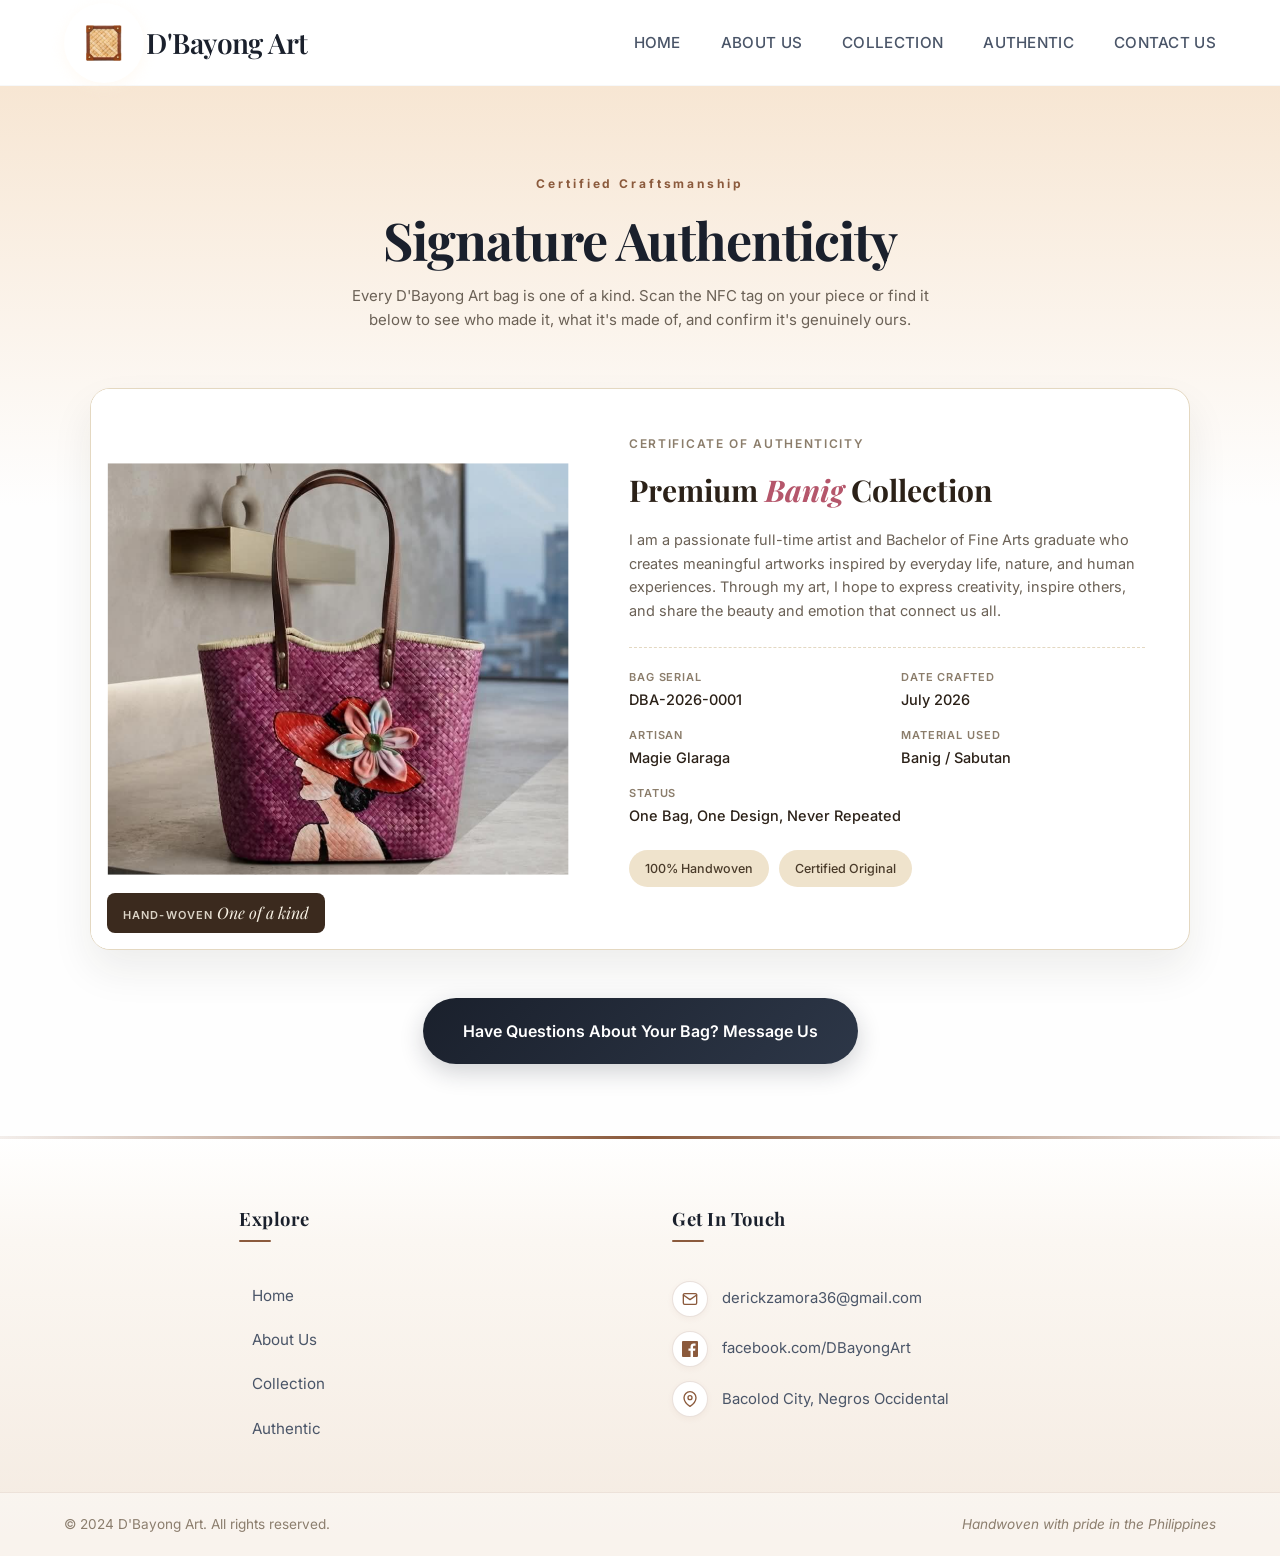
<file: authentic.html>
<!DOCTYPE html>
<html lang="en">
<head>
    <meta charset="UTF-8">
    <meta name="viewport" content="width=device-width, initial-scale=1.0">
    <meta name="description" content="Verify the authenticity of your D'Bayong Art bag. Every piece carries a unique certificate of craftsmanship, artisan, material, and origin.">
    <meta name="theme-color" content="#ffffff">
    <meta name="referrer" content="strict-origin-when-cross-origin">
    <title>Authenticity | D'Bayong Art</title>

    <!-- Open Graph / social sharing -->
    <meta property="og:title" content="Authenticity | D'Bayong Art">
    <meta property="og:description" content="Verify the authenticity of your D'Bayong Art bag with its unique certificate of craftsmanship.">
    <meta property="og:type" content="website">
    <meta property="og:image" content="title logo.png">

    <!-- Favicon -->
    <link rel="icon" href="title logo.png" type="image/png">

    <!-- Preconnect for Fonts -->
    <link rel="preconnect" href="https://fonts.googleapis.com">
    <link rel="preconnect" href="https://fonts.gstatic.com" crossorigin>
    <link href="https://fonts.googleapis.com/css2?family=Playfair+Display:wght@400;500;600;700&family=Inter:wght@300;400;500;600&display=swap" rel="stylesheet">

    <!-- Same stylesheet as the rest of the site — the Quality & Authenticity
         classes (.qa-section, .bag-card, etc.) live in style.css too, so this
         page stays connected to the same design system as index.html / aboutus.html. -->
    <link rel="stylesheet" href="style.css">
</head>
<body>

    <!-- Header (identical to every other page) -->
 <header class="header">
    <div class="container">
        <div class="header-content">

            <div class="logo">
                <div class="logo-circle">
                    <img src="ass.png" alt="D'Bayong Art">
                </div>
                <span class="logo-text">D'Bayong Art</span>
            </div>

            <!-- Desktop Navigation -->
            <nav class="nav" aria-label="Primary">
                <a href="index.html#home" class="nav-link">HOME</a>
                <a href="aboutus.html" class="nav-link">ABOUT US</a>
                <a href="index.html#collection" class="nav-link">COLLECTION</a>
                <a href="authentic.html" class="nav-link">AUTHENTIC</a>
                <a href="index.html#contact" class="nav-link">CONTACT US</a>
            </nav>

            <button class="mobile-menu-btn" aria-label="Toggle menu" aria-expanded="false" aria-controls="mobileNav">
                <svg width="24" height="24" fill="none" stroke="#8B5A3C" viewBox="0 0 24 24">
                    <path stroke-linecap="round" stroke-linejoin="round" stroke-width="2" d="M4 6h16M4 12h16M4 18h16"></path>
                </svg>
            </button>
        </div>

        <!-- Mobile Navigation -->
        <nav class="mobile-nav" id="mobileNav" aria-label="Mobile">
            <a href="index.html#home" class="mobile-nav-link">HOME</a>
            <a href="aboutus.html" class="mobile-nav-link">ABOUT US</a>
            <a href="index.html#collection" class="mobile-nav-link">COLLECTION</a>
            <a href="authentic.html" class="mobile-nav-link">AUTHENTIC</a>
            <a href="index.html#contact" class="mobile-nav-link">CONTACT US</a>
        </nav>
    </div>
</header>

    <!-- Quality & Authenticity -->
    <section class="qa-section">
        <div class="qa-section__inner">

            <div class="qa-section__header">
                <span class="qa-eyebrow">Certified Craftsmanship</span>
                <h2>Signature Authenticity</h2>
                <p>
                    Every D'Bayong Art bag is one of a kind. Scan the NFC tag on your piece  or find it below  to see who made it, what it's made of, and confirm it's genuinely ours.
                </p>
            </div>

            <!-- ============================================================
                 BAG CERTIFICATE TEMPLATE
                 Copy everything from <article ...> to </article> to add
                 another bag. For each new one, change:
                   1. id="DBA-2026-0001" on the <article> — use the new
                      serial. This id is what makes a link like
                      "authentic.html#DBA-2026-0002" jump straight to that
                      bag's card instead of the top of the page.
                   2. the image src/alt
                   3. the badge text
                   4. the short description paragraph
                   5. every <dd> value in the field list
                   6. the pills in .bag-card__tags
                   7. the mailto subject line in .bag-card__link
                 ============================================================ -->
         <!-- Added inline style for scroll-margin-top so the navigation bar won't cover the image when scanned -->
<article class="bag-card reveal" id="DBA-2026-0001" style="scroll-margin-top: 100px;">
    <div class="bag-card__image-wrap">
        <!-- Publicly anchored image link -->
        <a href="#DBA-2026-0001">
            <img src="au3.png" alt="Hand-painted portrait bayong tote featuring a woman in a wide-brimmed hat with tropical flowers, set against a sunset palm scene" loading="lazy" decoding="async">
        </a>
        <div class="bag-card__badge">
            <span class="line1">Hand-woven</span>
            <span class="line2">One of a kind</span>
        </div>
    </div>

    <div class="bag-card__content">
        <span class="qa-eyebrow">Certificate of Authenticity</span>
        <h3>Premium <span class="accent">Banig</span> Collection</h3>
        <p class="bag-card__desc">
           I am a passionate full-time artist and Bachelor of Fine Arts graduate who creates meaningful artworks inspired by everyday life, nature, and human experiences. Through my art, I hope to express creativity, inspire others, and share the beauty and emotion that connect us all.
        </p>

        <dl class="bag-fields">
            <div>
                <dt>Bag Serial</dt>
                <dd>DBA-2026-0001</dd>
            </div>
            <div>
                <dt>Date Crafted</dt>
                <dd>July 2026</dd>
            </div>
            <div>
                <dt>Artisan</dt>
                <dd>Magie Glaraga</dd>
            </div>
            <div>
                <dt>Material Used</dt>
                <dd>Banig / Sabutan</dd>
            </div>
            <div class="full-width">
                <dt>Status</dt>
                <dd>One Bag, One Design, Never Repeated</dd>
            </div>
        </dl>

        <div class="bag-card__tags">
            <span>100% Handwoven</span>
            <span>Certified Original</span>
        </div>
    </div>
</article>

            <!-- Copy the <article class="bag-card"> block above for every additional bag. -->

            <!-- CTA: keeps the authenticity page from dead-ending —
                 someone who just verified their bag is a hot lead. -->
            <div style="text-align:center; margin-top: 48px;">
                <a href="https://m.me/DBayongArt?ref=authenticity" class="hero-btn-primary" style="display:inline-flex;">
                    Have Questions About Your Bag? Message Us
                </a>
            </div>

        </div>
    </section>

    <!-- Footer (identical to every other page) -->
   <footer class="footer" id="contact">
    <!-- Top accent border line -->
    <div class="footer-accent-line"></div>

    <div class="footer-top">
        <div class="container footer-top-inner">
            <!-- Navigation Links -->
            <div class="footer-links-col">
                <h4 class="footer-heading">Explore</h4>
                <a href="index.html#home" class="footer-link">
                    <span class="link-arrow">›</span> Home
                </a>
                <a href="aboutus.html" class="footer-link">
                    <span class="link-arrow">›</span> About Us
                </a>
                <a href="index.html#collection" class="footer-link">
                    <span class="link-arrow">›</span> Collection
                </a>
                <a href="authentic.html" class="footer-link">
                    <span class="link-arrow">›</span> Authentic
                </a>
            </div>

            <!-- Contact Column with SVG Icons -->
            <div class="footer-contact-col">
                <h4 class="footer-heading">Get In Touch</h4>
                
                <a href="mailto:derickzamora36@gmail.com" class="footer-contact-item">
                    <div class="contact-icon-wrapper">
                        <svg viewBox="0 0 24 24" fill="none" stroke="currentColor" stroke-width="2" stroke-linecap="round" stroke-linejoin="round"><path d="M4 4h16c1.1 0 2 .9 2 2v12c0 1.1-.9 2-2 2H4c-1.1 0-2-.9-2-2V6c0-1.1.9-2 2-2z"></path><polyline points="22,6 12,13 2,6"></polyline></svg>
                    </div>
                    <span>derickzamora36@gmail.com</span>
                </a>

                <a href="https://www.facebook.com/DBayongArt" target="_blank" rel="noopener noreferrer" class="footer-contact-item">
                    <div class="contact-icon-wrapper">
                        <svg viewBox="0 0 24 24" fill="currentColor"><path d="M22.675 0h-21.35C.595 0 0 .592 0 1.326v21.348C0 23.408.595 24 1.325 24h11.495v-9.294H9.692v-3.622h3.128V8.413c0-3.1 1.893-4.788 4.659-4.788 1.325 0 2.463.099 2.797.143v3.24l-1.918.001c-1.504 0-1.797.715-1.797 1.763v2.313h3.587l-.467 3.622h-3.12V24h6.116C23.406 24 24 23.408 24 22.674V1.326C24 .592 23.406 0 22.675 0"/></svg>
                    </div>
                    <span>facebook.com/DBayongArt</span>
                </a>

                <div class="footer-contact-item">
                    <div class="contact-icon-wrapper">
                        <svg viewBox="0 0 24 24" fill="none" stroke="currentColor" stroke-width="2" stroke-linecap="round" stroke-linejoin="round"><path d="M21 10c0 7-9 13-9 13s-9-6-9-13a9 9 0 0 1 18 0z"></path><circle cx="12" cy="10" r="3"></circle></svg>
                    </div>
                    <span class="footer-plain-text">Bacolod City, Negros Occidental</span>
                </div>
            </div>
        </div>
    </div>

    <!-- Bottom Bar -->
    <div class="footer-bottom">
        <div class="container footer-bottom-inner">
            <p class="footer-copyright">&copy; 2024 D'Bayong Art. All rights reserved.</p>
            <p class="footer-tagline">
                <span class="ph-flag-dot"></span> Handwoven with pride in the Philippines
            </p>
        </div>
    </div>
</footer>

    <!-- Mobile navigation toggle (identical to every other page) -->
    <script>
        const menuBtn = document.querySelector('.mobile-menu-btn');
        const mobileNav = document.getElementById('mobileNav');
        const mobileLinks = document.querySelectorAll('.mobile-nav-link');

        function toggleMenu() {
            const isExpanded = menuBtn.getAttribute('aria-expanded') === 'true';
            menuBtn.setAttribute('aria-expanded', !isExpanded);
            mobileNav.classList.toggle('active');
        }

        menuBtn.addEventListener('click', toggleMenu);
        mobileLinks.forEach(link => {
            link.addEventListener('click', () => {
                menuBtn.setAttribute('aria-expanded', 'false');
                mobileNav.classList.remove('active');
            });
        });
    </script>

    <!-- Scroll-reveal (same behavior as index.html) -->
    <script>
    (function () {
        if (window.matchMedia('(prefers-reduced-motion: reduce)').matches) return;
        var targets = document.querySelectorAll('.reveal');
        if (!targets.length) return;

        var observer = new IntersectionObserver(function (entries) {
            entries.forEach(function (entry) {
                if (entry.isIntersecting) {
                    entry.target.classList.add('is-visible');
                    observer.unobserve(entry.target);
                }
            });
        }, { threshold: 0.15 });

        targets.forEach(function (el) { observer.observe(el); });
    })();
    </script>
</body>
</html>
</file>
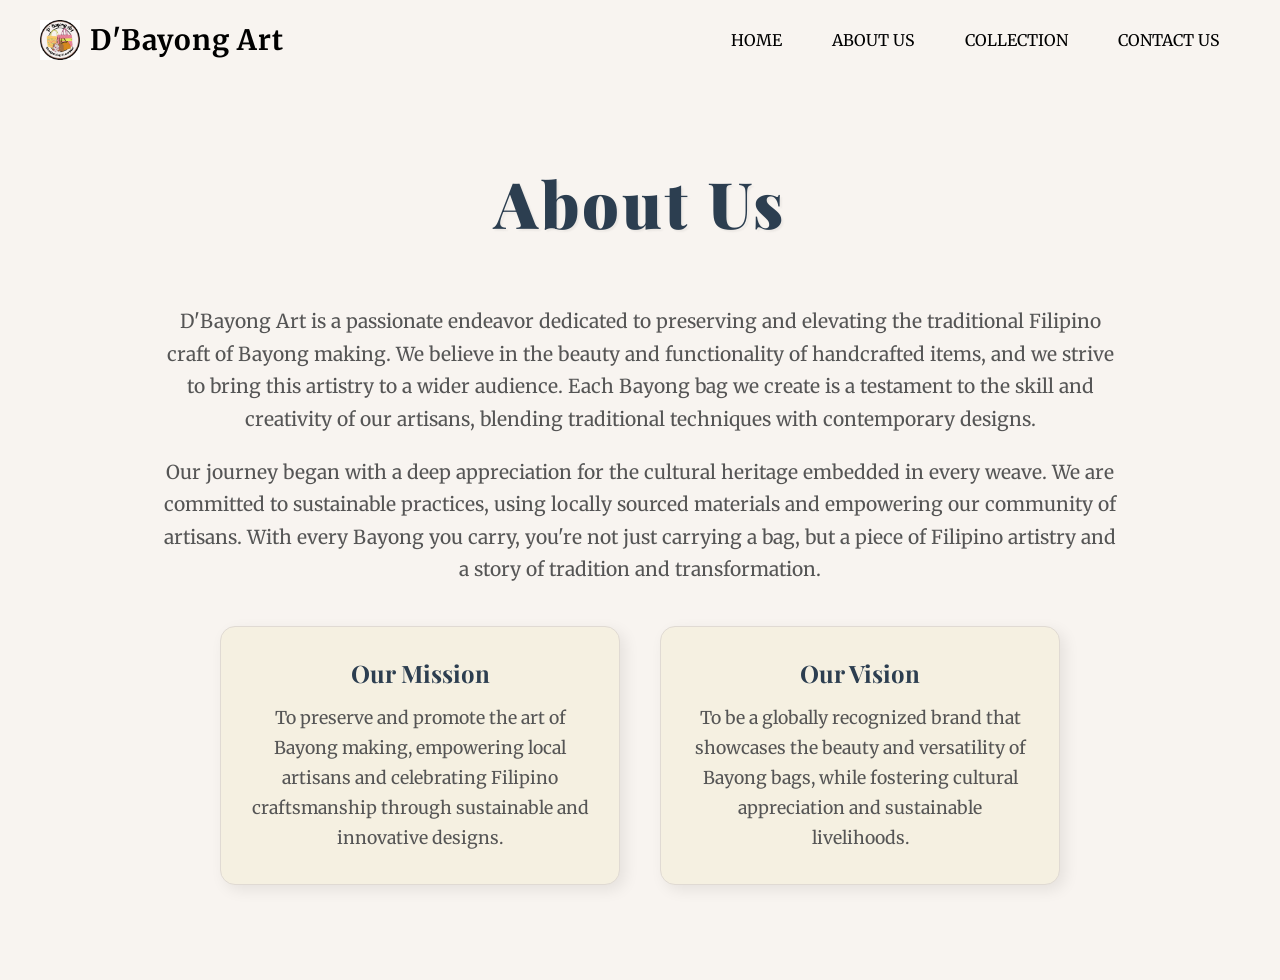
<file: MAP/aboutus.html>
<!DOCTYPE html>
<html lang="en">
<head>
    <meta charset="UTF-8">
    <title>About Us - D'Bayong Art</title>
    <meta name="viewport" content="width=device-width, initial-scale=1.0">
    <link href="https://fonts.googleapis.com/css2?family=Merriweather:wght@400;700&family=Playfair+Display:wght@700;900&display=swap" rel="stylesheet">
    <style>
        * {
            margin: 0;
            padding: 0;
            box-sizing: border-box;
        }

        body, html {
            height: 100%;
            font-family: 'Merriweather', serif;
            background-color: #f8f4f0;
            scroll-behavior: smooth;
        }

        /* Navbar Styles */
        .navbar {
            width: 100%;
            padding: 20px 40px;
            background-color: transparent;
            display: flex;
            flex-direction: column;
            align-items: flex-start;
            justify-content: flex-start;
            position: absolute;
            top: 0;
            left: 0;
            z-index: 10;
            height: auto;
            flex-wrap: nowrap;
        }

        .logo-area {
            display: flex;
            align-items: center;
            margin-bottom: 20px;
            margin-right: 0;
            margin-left: 0;
        }

        .logo-area img {
            width: 40px;
            height: 40px;
            margin-right: 10px;
        }

        .logo-text {
            font-size: 28px;
            font-family: 'Merriweather', serif;
            color: black;
            font-weight: 700;
            letter-spacing: 1px;
        }

        .nav-links {
            display: flex;
            flex-direction: column;
            gap: 10px;
            justify-content: flex-start;
            margin-top: 0;
            flex-wrap: nowrap;
            padding-left: 0;
            width: 100%;
        }

        .nav-links a {
            text-decoration: none;
            color: black;
            font-family: 'Merriweather', serif;
            font-weight: 400;
            padding: 10px 20px;
            text-transform: uppercase;
            display: block;
            width: 100%;
            text-align: left;
        }

        .nav-links a:hover {
            color: #f4d03f;
            background-color: #f8f4f0;
        }

        .about-us-section {
            padding: 80px 40px;
            text-align: center;
            display: flex;
            flex-direction: column;
            align-items: center;
            margin-top: 80px;
            margin-left: 0;
            width: 100%;
        }

        .about-us-title {
            font-size: 4em;
            font-family: 'Playfair Display', serif;
            font-weight: 900;
            color: #2c3e50;
            margin-bottom: 40px;
            letter-spacing: 0.05em;
            text-shadow: 2px 2px 2px rgba(0, 0, 0, 0.05);
            text-align: center;
        }

        .about-us-content {
            display: flex;
            flex-direction: column;
            align-items: center;
            margin-top: 20px;
            gap: 20px;
            max-width: 80%;
        }

        .about-us-text {
            font-size: 1.2em;
            color: #555;
            line-height: 1.7;
            text-align: center;
        }

        .about-us-mission-vision {
            display: flex;
            justify-content: center;
            gap: 40px;
            margin-top: 40px;
            width: 100%;
            flex-wrap: wrap;
        }

        .about-us-mission, .about-us-vision {
            width: 400px;
            padding: 30px;
            background-color: #f5f0e1;
            border-radius: 15px;
            text-align: center;
            box-shadow: 5px 5px 15px rgba(0, 0, 0, 0.08);
            border: 1px solid #e0dad3;
        }

        .about-us-mission h3, .about-us-vision h3 {
            font-size: 1.5em;
            color: #2c3e50;
            margin-bottom: 15px;
            font-family: 'Playfair Display', serif;
            font-weight: 700;
        }

        .about-us-mission p, .about-us-vision p {
            font-size: 1.1em;
            color: #555;
            line-height: 1.7;
        }

        /* Media query for screens larger than 768px (tablets and desktops) */
        @media (min-width: 769px) {
            .navbar {
                flex-direction: row;
                align-items: center;
                justify-content: space-between;
            }

            .nav-links {
                flex-direction: row;
                justify-content: flex-end;
                width: auto;
            }

            .nav-links a {
                display: inline-block;
                width: auto;
                text-align: center;
            }
             .logo-area {
                margin-bottom: 0;
                margin-right: auto;
            }
        }

        @media (max-width: 768px) {
            .navbar {
                width: 100%;
                flex-direction: row;
                align-items: center;
                justify-content: center;
                height: auto;
                padding: 10px 20px;
            }

            .logo-area {
                margin-bottom: 0;
                margin-left: 0;
            }

            .nav-links {
                flex-direction: row;
                gap: 10px;
                margin-top: 0;
                padding-left: 0;
                width: auto;
            }

            .nav-links a {
                display: inline-block;
                width: auto;
                text-align: center;
                padding: 10px 15px;
            }

            .about-us-section {
                margin-left: 0;
                width: 100%;
                padding: 60px 20px;
            }

            .about-us-title {
                font-size: 3.5em;
            }

            .about-us-content {
                gap: 15px;
            }

            .about-us-text {
                font-size: 1.1em;
            }

            .about-us-mission-vision {
                flex-direction: column;
                align-items: center;
                gap: 30px;
            }

            .about-us-mission, .about-us-vision {
                width: 90%;
                padding: 20px;
            }
        }
    </style>
</head>
<body>
    <header class="navbar">
        <div class="logo-area">
            <img src="logo.png" alt="Logo">
            <span class="logo-text">D'Bayong Art</span>
        </div>
        <nav class="nav-links">
            <a href="index.html">Home</a>
            <a href="aboutus.html">About Us</a>
            <a href="index.html#artworks-section">Collection</a>
            <a href="index.html#contact-us-section">Contact Us</a>
        </nav>
    </header>
    <section class="about-us-section">
        <h2 class="about-us-title">About Us</h2>
        <div class="about-us-content">
            <p class="about-us-text">
                D'Bayong Art is a passionate endeavor dedicated to preserving and elevating the traditional Filipino craft of Bayong making. We believe in the beauty and functionality of handcrafted items, and we strive to bring this artistry to a wider audience. Each Bayong bag we create is a testament to the skill and creativity of our artisans, blending traditional techniques with contemporary designs.
            </p>
            <p class="about-us-text">
                Our journey began with a deep appreciation for the cultural heritage embedded in every weave. We are committed to sustainable practices, using locally sourced materials and empowering our community of artisans. With every Bayong you carry, you're not just carrying a bag, but a piece of Filipino artistry and a story of tradition and transformation.
            </p>
        </div>
        <div class="about-us-mission-vision">
            <div class="about-us-mission">
                <h3>Our Mission</h3>
                <p>
                    To preserve and promote the art of Bayong making, empowering local artisans and celebrating Filipino craftsmanship through sustainable and innovative designs.
                </p>
            </div>
            <div class="about-us-vision">
                <h3>Our Vision</h3>
                <p>
                    To be a globally recognized brand that showcases the beauty and versatility of Bayong bags, while fostering cultural appreciation and sustainable livelihoods.
                </p>
            </div>
        </div>
    </section>
</body>
</html>
</file>
<file: style.css>
/* =========================================================
   D'Bayong Art — Stylesheet
   Organized by section. Uses CSS custom properties for
   consistent theming and easy edits.

   TABLE OF CONTENTS
   1.  Reset & Base
   2.  Header / Navigation
   3.  Hero Section
   4.  Generic Section / Card Styles
   5.  About Page — Story Section
   6.  Collection / Product Grid (#collection)
   7.  About Us — Philosophy Showcase
   8.  Contact & Footer
   9.  Accessibility
   ========================================================= */

:root {
    /* -- Core theme (site-wide) -- */
    --primary-color: #8B5A3C;
    --primary-dark: #6B4423;
    --accent-light: #FEF3E2;
    --accent-light-2: #F7E6D3;
    --accent-gold: #D4A94C; /* used sparingly: quote mark + eyebrow labels */
    --text-dark: #1a202c;
    --text-light: #4a5568;
    --border-color: rgba(229, 231, 235, 0.3);
    --bg-white: #ffffff;
    --bg-soft: #f8fafc;
    --transition-default: all 0.3s ease;
    --font-heading: 'Playfair Display', serif;
    --font-body: 'Inter', sans-serif;
    --header-height: 85px;

    /* -- Collection / gallery sub-theme (#collection section only) -- */
    --collection-ink: #4A3324;
    --collection-text: #7A6A54;
    --collection-muted: #9C8A6F;
    --collection-accent: #A85B32;
    --collection-border: #E4D6BC;
    --collection-border-strong: #C9A86A;
    --collection-bg: #FBF7EF;
    --collection-stripe: #D8C4A0;

    /* -- Philosophy showcase sub-theme (aboutus.html) -- */
    --ph-bg: #fffaf3;
    --ph-border: #e8d9c5;
    --ph-image-bg: #e9dcc7;
    --ph-panel-start: #3a2a1c;
    --ph-panel-end: #2b1d12;
    --ph-text: #f5ead9;
    --ph-sub: #e6d8c4;
    --ph-gold: #d4a560;
}

/* =========================================================
   1. Reset & Base
   ========================================================= */
* {
    margin: 0;
    padding: 0;
    box-sizing: border-box;
}

html {
    scroll-behavior: smooth;
}

body {
    font-family: var(--font-body);
    background-color: #fefefe;
    line-height: 1.7;
    color: var(--text-dark);
    overflow-x: hidden;
}

/* Anchored sections sit below the sticky header instead of being hidden by it */
#home, #about, #collection, #contact {
    scroll-margin-top: var(--header-height);
}

img {
    max-width: 100%;
    display: block;
}

.container {
    max-width: 1200px;
    margin: 0 auto;
    padding: 0 1.5rem;
}

/* =========================================================
   2. Header / Navigation
   ========================================================= */
.header {
    background: rgba(255, 255, 255, 0.95);
    backdrop-filter: blur(10px);
    border-bottom: 1px solid var(--border-color);
    position: sticky;
    top: 0;
    z-index: 100;
    transition: var(--transition-default);
}

.header.scrolled {
    background: rgba(255, 255, 255, 0.98);
    box-shadow: 0 4px 20px rgba(0, 0, 0, 0.1);
}

.header-content {
    display: flex;
    align-items: center;
    justify-content: space-between;
    height: var(--header-height);
}

.logo {
    display: inline-flex;
    align-items: center;
    gap: 0.15rem;
    min-width: 0;
}

.logo-circle {
    width: 80px;
    height: 80px;
    background: #fff;
    border-radius: 50%;
    display: flex;
    align-items: center;
    justify-content: center;
    box-shadow: 0 4px 15px rgba(254, 243, 226, 0.4);
    overflow: hidden;
    flex-shrink: 0;
}

.logo-circle img {
    width: 100%;
    height: 100%;
    object-fit: cover;
    object-position: center;
    padding: 0;
}

.logo-text {
    font-size: 1.75rem;
    font-weight: 600;
    color: var(--text-dark);
    font-family: var(--font-heading);
    letter-spacing: -0.02em;
    white-space: nowrap;
}

.nav {
    display: flex;
    gap: 2.5rem;
}

.nav-link {
    color: var(--text-light);
    text-decoration: none;
    font-weight: 500;
    font-size: 0.95rem;
    letter-spacing: 0.02em;
    position: relative;
    transition: color 0.3s ease;
}

.nav-link:hover,
.nav-link:focus-visible {
    color: var(--primary-color);
}

.nav-link::after {
    content: '';
    position: absolute;
    width: 0;
    height: 2px;
    bottom: -5px;
    left: 0;
    background: linear-gradient(90deg, var(--primary-color), var(--accent-light));
    transition: width 0.3s ease;
}

.nav-link:hover::after,
.nav-link:focus-visible::after {
    width: 100%;
}

/* Marks the current page in the nav (used by aboutus.html) */
.nav-link.active-page {
    color: var(--primary-color);
}

.nav-link.active-page::after {
    width: 100%;
}

.mobile-menu-btn {
    display: none;
    background: none;
    border: none;
    cursor: pointer;
    padding: 0.5rem;
    flex-shrink: 0;
}

/* Hide mobile nav by default */
.mobile-nav {
    display: none;
    flex-direction: column;
    background-color: #ffffff;
    padding: 1rem 2rem;
    border-top: 1px solid #eee;
}

/* Show mobile nav when active class is added by JS */
.mobile-nav.active {
    display: flex;
}

/* Base style for mobile links */
.mobile-nav-link {
    display: block;
    padding: 0.75rem 0;
    color: var(--primary-color);
    text-decoration: none;
    font-family: var(--font-body);
    font-weight: 500;
}

.mobile-nav-link:hover {
    color: var(--primary-dark);
}

/* Safety net: force every link inside the mobile nav to match,
   even if a link accidentally keeps the desktop .nav-link class */
.mobile-nav .nav-link,
.mobile-nav .mobile-nav-link {
    display: block;
    padding: 0.75rem 0;
    color: var(--primary-color);
    text-decoration: none;
    font-family: var(--font-body);
    font-weight: 500;
    font-size: 1rem;
    letter-spacing: normal;
}

.mobile-nav .nav-link:hover,
.mobile-nav .mobile-nav-link:hover {
    color: var(--primary-dark);
}

/* Kill the desktop underline-on-hover effect if nav-link sneaks in here */
.mobile-nav .nav-link::after {
    display: none;
}

@media (max-width: 768px) {
    .nav {
        display: none;
    }

    .mobile-menu-btn {
        display: flex;
        align-items: center;
        justify-content: center;
    }

    .logo-circle {
        width: 56px;
        height: 56px;
    }

    .logo-text {
        font-size: 1.3rem;
    }
}

@media (max-width: 360px) {
    .logo-text {
        font-size: 1.1rem;
    }
}
/* =========================================================
   3. Hero Section
   ========================================================= */
.hero {
    position: relative;
    min-height: calc(100vh - var(--header-height));
    display: flex;
    align-items: center;
    background: linear-gradient(135deg, var(--accent-light) 0%, var(--accent-light-2) 25%, #ffffff 75%, var(--bg-soft) 100%);
    overflow: hidden;
}

.hero-content {
    display: grid;
    grid-template-columns: 1fr 1fr;
    gap: 5rem;
    align-items: center;
    width: 100%;
    position: relative;
    z-index: 2;
    padding: 4rem 0;
}

.hero-text {
    padding: 2rem 0;
}

.hero-subtitle {
    font-size: 1rem;
    color: var(--primary-color);
    font-weight: 600;
    margin-bottom: 1.5rem;
    letter-spacing: 0.15em;
    text-transform: uppercase;
    position: relative;
    padding-left: 2rem;
}

.hero-subtitle::before {
    content: '';
    position: absolute;
    left: 0;
    top: 50%;
    transform: translateY(-50%);
    width: 1.5rem;
    height: 2px;
    background: linear-gradient(90deg, var(--primary-color), var(--accent-light));
}

.hero-title {
    font-size: 4rem;
    font-weight: 700;
    color: var(--text-dark);
    margin-bottom: 2rem;
    line-height: 1.1;
    font-family: var(--font-heading);
    letter-spacing: -0.02em;
}

.hero-description {
    font-size: 1.2rem;
    color: var(--text-light);
    margin-bottom: 3rem;
    line-height: 1.8;
}

.hero-buttons {
    display: flex;
    gap: 1.5rem;
    flex-wrap: wrap;
}

.hero-btn-primary,
.hero-btn-secondary {
    padding: 1.2rem 2.5rem;
    border-radius: 50px;
    font-weight: 600;
    font-size: 1rem;
    cursor: pointer;
    transition: var(--transition-default);
    text-decoration: none;
    display: inline-flex;
    align-items: center;
    gap: 0.5rem;
}

.hero-btn-primary {
    background: linear-gradient(135deg, #1a202c 0%, #2d3748 100%);
    color: #ffffff;
    border: none;
    box-shadow: 0 8px 25px rgba(26, 32, 44, 0.2);
}

.hero-btn-primary:hover,
.hero-btn-primary:focus-visible {
    transform: translateY(-3px);
    box-shadow: 0 15px 35px rgba(26, 32, 44, 0.3);
}

.hero-btn-secondary {
    background: transparent;
    color: var(--primary-color);
    border: 2px solid var(--primary-color);
}

.hero-btn-secondary:hover,
.hero-btn-secondary:focus-visible {
    background: var(--primary-color);
    color: #ffffff;
    transform: translateY(-3px);
    box-shadow: 0 15px 35px rgba(139, 90, 60, 0.3);
}

.hero-image {
    width: 100%;
    transition: var(--transition-default);
}

.hero-image img {
    width: 100%;
    height: 100%;
    object-fit: cover;
    object-position: center 15%; /* Keeps the banner text and faces framed beautifully */
    display: block;
    border-radius: 12px; /* Smooth card edges matching your design aesthetic */
}

.hero-image:hover {
    transform: scale(1.02);
}

.hero-badge {
    position: absolute;
    top: 2rem;
    right: 2rem;
    background: rgba(254, 243, 226, 0.95);
    backdrop-filter: blur(10px);
    color: var(--primary-color);
    padding: 1rem 1.5rem;
    border-radius: 50px;
    font-weight: 600;
    font-size: 0.9rem;
    box-shadow: 0 10px 25px rgba(0, 0, 0, 0.1);
    border: 1px solid rgba(255, 255, 255, 0.2);
}

@media (max-width: 900px) {
    .hero {
        min-height: auto; /* Lets content dictate height naturally on mobile */
    }

    .hero-content {
        grid-template-columns: 1fr;
        gap: 2.5rem;
        padding: 2rem 0 4rem 0;
    }

    .hero-title {
        font-size: 2.75rem;
        margin-bottom: 1.5rem;
    }

    .hero-image {
        height: auto;
        aspect-ratio: 4 / 3; /* Maintains standard framing proportions */
        order: -1; /* Pushes the image above the text exactly like your screenshot */
    }
}

@media (max-width: 480px) {
    .hero-title {
        font-size: 2.25rem;
    }

    .hero-description {
        font-size: 1.05rem;
        margin-bottom: 2rem;
    }

    .hero-buttons {
        flex-direction: column;
        gap: 1rem;
    }

    .hero-btn-primary,
    .hero-btn-secondary {
        justify-content: center;
        width: 100%;
    }
}

/* =========================================================
   4. Generic Section / Card Styles
   ========================================================= */
.section {
    padding: 4rem 0;
}

.section-gray {
    background: linear-gradient(135deg, var(--bg-soft) 0%, #ffffff 100%);
}

.section-title {
    font-size: 3rem;
    font-weight: 700;
    color: var(--text-dark);
    text-align: center;
    margin-bottom: 2rem;
    font-family: var(--font-heading);
    letter-spacing: -0.02em;
}

.section-description {
    font-size: 1.2rem;
    color: var(--text-light);
    text-align: center;
    max-width: 50rem;
    margin: 0 auto 3rem;
    line-height: 1.8;
}

@media (max-width: 600px) {
    .section-title {
        font-size: 2.1rem;
    }

    .section-description {
        font-size: 1.05rem;
    }
}

.mission-vision {
    display: grid;
    grid-template-columns: repeat(auto-fit, minmax(320px, 1fr));
    gap: 2.5rem;
    margin-top: 3rem;
}

.card {
    background: linear-gradient(135deg, #ffffff 0%, var(--bg-soft) 100%);
    border: 1px solid var(--border-color);
    border-radius: 20px;
    padding: 2.5rem;
    transition: var(--transition-default);
    position: relative;
    overflow: hidden;
}

.card::before {
    content: '';
    position: absolute;
    top: 0;
    left: 0;
    right: 0;
    height: 4px;
    background: linear-gradient(90deg, var(--primary-color), var(--accent-light));
}

.card:hover {
    transform: translateY(-5px);
    box-shadow: 0 20px 40px rgba(0, 0, 0, 0.1);
}

.card-title {
    font-size: 1.5rem;
    font-weight: 600;
    color: var(--text-dark);
    margin-bottom: 1.5rem;
    font-family: var(--font-heading);
}

.card-text {
    color: var(--text-light);
    line-height: 1.8;
}

/* Isolated Branding Philosophy Callout */
.brand-philosophy-highlight {
    position: relative;
    margin: 2.5rem auto;
    padding: 2.5rem 2.5rem 2.75rem;
    max-width: 600px;
    text-align: center;
    background: linear-gradient(135deg, #1a202c 0%, #2d3748 100%);
    border-radius: 16px;
    box-shadow: 0 20px 40px rgba(26, 32, 44, 0.25);
    overflow: hidden;
}

.brand-philosophy-highlight::before {
    content: '\201C';
    position: absolute;
    top: -0.25rem;
    left: 1.5rem;
    font-family: var(--font-heading);
    font-size: 4.5rem;
    color: var(--accent-gold);
    opacity: 0.85;
    line-height: 1;
}

.philosophy-label {
    display: block;
    font-family: var(--font-body);
    font-size: 0.85rem;
    text-transform: uppercase;
    letter-spacing: 0.15em;
    color: var(--accent-gold);
    margin-bottom: 0.75rem;
    font-weight: 600;
}

.philosophy-motto {
    display: block;
    font-family: var(--font-heading);
    font-size: 1.6rem;
    font-weight: 700;
    color: #ffffff;
    line-height: 1.4;
}

@media (max-width: 768px) {
    .brand-philosophy-highlight {
        padding: 1.75rem 1.25rem 2rem;
        margin: 2rem 0;
    }
    .philosophy-motto {
        font-size: 1.35rem;
    }
}

/* =========================================================
   5. About Page — Story Section
   ========================================================= */
.about-page-container {
    position: relative;
    background: linear-gradient(180deg, var(--accent-light-2) 0%, transparent 420px);
}

.about-page-container::before {
    content: "AUTHENTIC FILIPINO ARTISTRY";
    display: block;
    text-align: center;
    font-size: 0.75rem;
    font-weight: 700;
    letter-spacing: 0.24em;
    color: var(--primary-color);
    margin-bottom: 0.5rem;
}

.about-page-container > section {
    max-width: 760px;
    margin: 0 auto;
}

/* =========================================================
   6. Collection / Product Grid — Framed Gallery Layout
   This is the single source of truth for .collection-grid,
   .product-card, .product-image, .category-buttons, etc.
   Do not redefine these in inline <style> blocks in the HTML —
   duplicate rules elsewhere is what caused the mobile cropping bug.
   ========================================================= */

/* ---------- Updated Collection Section Background ---------- */

#collection {
    padding: 6rem 0 7rem;
    /* Changed 80% to 150% so the warm glow reaches the far left and right edges */
    background: radial-gradient(
        ellipse 150% 70% at 50% 0%, 
        #f8eedf 0%, 
        #fcf7f0 55%, 
        #ffffff 100%
    );
}
#collection .section-eyebrow {
    display: flex;
    align-items: center;
    justify-content: center;
    gap: 0.6rem;
    font-family: 'Work Sans', sans-serif;
    font-size: 0.76rem;
    font-weight: 600;
    letter-spacing: 0.14em;
    text-transform: uppercase;
    color: var(--collection-accent);
    margin-bottom: 1rem;
}

#collection .section-eyebrow::before,
#collection .section-eyebrow::after {
    content: '';
    width: 26px;
    height: 1px;
    background: var(--collection-border-strong);
}

#collection .section-title {
    font-family: 'Fraunces', var(--font-heading);
    font-weight: 600;
    color: var(--collection-ink);
    letter-spacing: -0.01em;
    text-align: center;
    font-size: clamp(1.9rem, 3.6vw, 2.6rem);
    margin-bottom: 0.9rem;
}

#collection .section-description {
    font-family: 'Work Sans', sans-serif;
    color: var(--collection-text);
    text-align: center;
    max-width: 560px;
    margin: 0 auto 3rem;
    line-height: 1.65;
}

/* ---------- Filter bar: animated underline tabs ---------- */

.category-buttons {
    position: relative;
    display: flex;
    flex-wrap: wrap;
    justify-content: center;
    gap: 0.5rem;
    border-bottom: 1px solid var(--collection-border);
    margin: 0 auto 3.5rem;
    max-width: 680px;
}

.category-btn {
    position: relative;
    font-family: 'Work Sans', sans-serif;
    font-size: 0.88rem;
    font-weight: 500;
    color: var(--collection-muted);
    background: transparent;
    border: none;
    padding: 0.85rem 1.1rem;
    cursor: pointer;
    white-space: nowrap;
    transition: color 0.25s ease;
}

.category-btn:hover {
    color: var(--collection-ink);
}

.category-btn:focus-visible {
    outline: 2px solid var(--collection-accent);
    outline-offset: 2px;
    border-radius: 3px;
}

.category-btn.active {
    color: var(--collection-ink);
    font-weight: 600;
}

/* Sliding indicator — positioned/sized by the script at the bottom of the HTML */
.category-buttons .tab-indicator {
    position: absolute;
    bottom: -1px;
    height: 2px;
    background: var(--collection-accent);
    border-radius: 2px;
    transition: left 0.3s cubic-bezier(0.65, 0, 0.35, 1), width 0.3s cubic-bezier(0.65, 0, 0.35, 1);
}

/* ---------- Gallery grid ---------- */

.collection-grid {
    display: grid;
    grid-template-columns: repeat(auto-fit, minmax(240px, 1fr));
    gap: 2.75rem 2rem;
    width: 100%;
}

.product-card {
    display: flex;
    flex-direction: column;
    min-width: 0; /* lets grid items shrink instead of overflowing on narrow screens */
}

/* Framed mat around the photo, like a gallery print.
   aspect-ratio (not a fixed pixel height) is what keeps this
   proportional and uncropped on every screen size. */
.product-image {
    position: relative;
    width: 100%;
    aspect-ratio: 4 / 3;
    padding: 10px;
    background: var(--collection-bg, #ffffff);
    border: 1px solid var(--collection-border);
    box-sizing: border-box;
    overflow: hidden;
    transition: border-color 0.3s ease, box-shadow 0.3s ease;
}

.product-card:hover .product-image {
    border-color: var(--collection-accent);
    box-shadow: 0 16px 32px rgba(74, 51, 36, 0.14);
}

.product-image > img,
.product-image > .product-placeholder {
    width: 100%;
    height: 100%;
    display: block;
    object-fit: cover;
    object-position: center;
}

.product-image img {
    transition: transform 0.6s ease;
}

.product-card:hover .product-image img {
    transform: scale(1.04);
}

/* Hand-stitched corner mark — small diagonal ticks, bottom-right of the frame */
.product-image::after {
    content: '';
    position: absolute;
    right: 10px;
    bottom: 10px;
    width: 16px;
    height: 16px;
    background-image:
        linear-gradient(45deg, transparent 46%, var(--collection-accent) 46%, var(--collection-accent) 54%, transparent 54%),
        linear-gradient(-45deg, transparent 46%, var(--collection-accent) 46%, var(--collection-accent) 54%, transparent 54%);
    background-size: 6px 6px;
    background-repeat: no-repeat;
    background-position: bottom right, bottom right;
    opacity: 0.55;
    pointer-events: none;
}

.product-placeholder {
    display: flex !important;
    align-items: center;
    justify-content: center;
    background: repeating-linear-gradient(135deg, var(--collection-border), var(--collection-border) 10px, var(--collection-stripe) 10px, var(--collection-stripe) 20px);
}

.product-placeholder span {
    font-family: 'Work Sans', sans-serif;
    font-weight: 500;
    color: var(--collection-ink);
    background: var(--collection-bg, #ffffff);
    padding: 0.4rem 0.9rem;
    border-radius: 4px;
    font-size: 0.78rem;
    letter-spacing: 0.05em;
    text-transform: uppercase;
}

/* ---------- Card info ---------- */

.product-info {
    padding-top: 1.25rem;
}

.product-category {
    font-family: 'Work Sans', sans-serif;
    font-size: 0.7rem;
    color: var(--collection-accent);
    font-weight: 600;
    text-transform: uppercase;
    letter-spacing: 0.1em;
    margin-bottom: 0.5rem;
}

.product-title {
    display: inline-block;
    font-family: 'Fraunces', var(--font-heading);
    font-weight: 600;
    color: var(--collection-ink);
    font-size: 1.15rem;
    letter-spacing: -0.01em;
    margin-bottom: 0.5rem;
    position: relative;
    padding-bottom: 4px;
}

.product-title::after {
    content: '';
    position: absolute;
    left: 0;
    bottom: 0;
    height: 1px;
    width: 0;
    background: var(--collection-accent);
    transition: width 0.35s ease;
}

.product-card:hover .product-title::after {
    width: 100%;
}

.product-desc {
    font-family: 'Work Sans', sans-serif;
    color: var(--collection-text);
    font-size: 0.92rem;
    line-height: 1.6;
    display: -webkit-box;
    -webkit-line-clamp: 2;
    line-clamp: 2;
    -webkit-box-orient: vertical;
    overflow: hidden;
}

/* ---------- Empty state ---------- */

.category-container {
    display: grid;
}

.category-container[hidden] {
    display: none;
}

.category-empty {
    font-family: 'Fraunces', var(--font-heading);
    font-style: italic;
    text-align: center;
    color: var(--collection-muted);
    font-size: 1.05rem;
    padding: 3.5rem 1rem;
}

/* ---------- Responsive ---------- */

@media (max-width: 768px) {
    #collection {
        padding: 4.5rem 0 5.5rem;
    }

    .container {
        padding: 0 1.25rem;
    }

    .collection-grid {
        grid-template-columns: repeat(auto-fit, minmax(200px, 1fr));
        gap: 2rem 1.25rem;
    }

    .category-buttons {
        justify-content: flex-start;
        overflow-x: auto;
        -webkit-overflow-scrolling: touch;
        scrollbar-width: none;
    }

    .category-buttons::-webkit-scrollbar {
        display: none;
    }

    .category-btn {
        padding: 0.75rem 0.85rem;
        font-size: 0.84rem;
    }
}

@media (max-width: 480px) {
    .collection-grid {
        grid-template-columns: 1fr;
        gap: 1.75rem;
    }
}
/* =========================================================
   7. About Us — Philosophy Showcase (used on aboutus.html)
   ========================================================= */
.ph-showcase {
    display: flex;
    align-items: stretch;
    gap: 0;
    margin: 48px 0;
    border-radius: 18px;
    overflow: hidden;
    box-shadow: 0 12px 30px rgba(74, 44, 24, 0.15);
    background: var(--ph-bg);
    border: 1px solid var(--ph-border);
}

.ph-showcase-image {
    flex: 0 0 42%;
    position: relative;
    min-height: 340px;
    background: var(--ph-image-bg);
}

.ph-showcase-image img {
    width: 100%;
    height: 100%;
    object-fit: cover;
    display: block;
}

.ph-showcase-content {
    flex: 1;
    padding: 48px 44px;
    display: flex;
    flex-direction: column;
    justify-content: center;
    position: relative;
    background: linear-gradient(160deg, var(--ph-panel-start) 0%, var(--ph-panel-end) 100%);
    color: var(--ph-text);
}

.ph-showcase-label {
    display: inline-block;
    font-family: var(--font-body);
    font-size: 12px;
    font-weight: 600;
    letter-spacing: 2px;
    text-transform: uppercase;
    color: var(--ph-gold);
    margin-bottom: 14px;
}

.ph-showcase-motto {
    font-family: var(--font-heading);
    font-weight: 700;
    font-size: clamp(24px, 3vw, 34px);
    line-height: 1.3;
    color: #ffffff;
    margin: 0 0 18px 0;
}

.ph-showcase-rule {
    width: 56px;
    height: 3px;
    background: var(--ph-gold);
    border: none;
    margin: 0 0 18px 0;
    border-radius: 2px;
}

.ph-showcase-sub {
    font-family: var(--font-body);
    font-weight: 300;
    font-size: 15px;
    line-height: 1.7;
    color: var(--ph-sub);
    margin: 0;
    max-width: 46ch;
}

@media (max-width: 768px) {
    .ph-showcase {
        flex-direction: column;
    }

    .ph-showcase-image {
        flex-basis: auto;
        min-height: 240px;
    }

    .ph-showcase-content {
        padding: 36px 28px;
    }
}

/* =========================================================
   8. Contact & Footer
   ========================================================= */

.section-eyebrow-standalone {
    display: block;
    text-align: center;
    font-size: 0.75rem;
    font-weight: 700;
    letter-spacing: 0.24em;
    text-transform: uppercase;
    color: var(--primary-color);
    margin-bottom: 0.75rem;
}

.contact-grid {
    display: grid;
    grid-template-columns: repeat(auto-fit, minmax(280px, 1fr));
    gap: 2.5rem;
    text-align: center;
    margin-top: 2rem;
}

.contact-card {
    background: #ffffff;
    border: 1px solid rgba(229, 231, 235, 0.4);
    border-radius: 20px;
    padding: 3rem 2rem;
    transition: all 0.4s ease;
    position: relative;
    overflow: hidden;
    box-shadow: 0 4px 15px rgba(0, 0, 0, 0.02);
}

.contact-card-link {
    text-decoration: none;
    color: inherit;
    display: block;
}

.contact-card::before {
    content: '';
    position: absolute;
    top: 0;
    left: 0;
    right: 0;
    height: 4px;
    background: linear-gradient(90deg, var(--primary-color), var(--accent-gold));
    transform: scaleX(0);
    transition: transform 0.4s ease;
}

.contact-card:hover {
    transform: translateY(-8px);
    box-shadow: 0 20px 40px rgba(0, 0, 0, 0.08);
    border-color: transparent;
}

.contact-card:hover::before {
    transform: scaleX(1);
}

/* Colored icon badges — each contact method gets its own tint */
.contact-icon-circle {
    width: 68px;
    height: 68px;
    border-radius: 50%;
    display: flex;
    align-items: center;
    justify-content: center;
    margin: 0 auto 1.5rem;
    transition: transform 0.35s ease;
}

.contact-card:hover .contact-icon-circle {
    transform: scale(1.08) rotate(-4deg);
}

.contact-icon {
    width: 1.6rem;
    height: 1.6rem;
}

.icon-email {
    background: linear-gradient(135deg, var(--accent-light) 0%, #f7d9b8 100%);
    color: var(--primary-dark);
}

.icon-facebook {
    background: linear-gradient(135deg, #e8f1ff 0%, #cfe3ff 100%);
    color: #1877F3;
}

.icon-location {
    background: linear-gradient(135deg, #fde8ec 0%, #f9d0d9 100%);
    color: #b5566b;
}

.contact-title {
    font-weight: 600;
    color: var(--text-dark);
    margin-bottom: 0.5rem;
    font-size: 1.2rem;
    font-family: var(--font-heading);
}

.contact-info {
    color: var(--text-light);
    word-break: break-word;
    font-size: 0.95rem;
}

.contact-info-footer-text {
    color: var(--text-light);
    font-size: 1rem;
    margin-top: 2.5rem;
    text-align: center;
    width: 100%;
}

/* ---------- Footer ---------- */

/* Container & Background */
/* Container & Background */
.footer {
    position: relative;
    background: linear-gradient(180deg, #ffffff 0%, #fbf7f2 25%, #f4eae0 100%);
    color: var(--text-light, #6b5e52);
    overflow: hidden;
}

/* Global Overflow Fix to Prevent Horizontal Scrollbar */
html, body {
    max-width: 100%;
    overflow-x: hidden;
}

/* Subtle gradient top accent line */
.footer-accent-line {
    height: 3px;
    width: 100%;
    background: linear-gradient(90deg, rgba(139, 90, 60, 0.1) 0%, #8B5A3C 50%, rgba(139, 90, 60, 0.1) 100%);
}

.footer-top {
    padding: 4rem 0 3rem;
}

.footer-top-inner {
    display: grid;
    grid-template-columns: repeat(2, 1fr);
    gap: 4rem;
    max-width: 850px;
    margin: 0 auto;
    box-sizing: border-box;
}

/* Headings with decorative bottom line */
.footer-heading {
    color: var(--text-dark, #3a2e2b);
    font-family: var(--font-heading, Georgia, serif);
    font-size: 1.15rem;
    font-weight: 700;
    margin-bottom: 1.5rem;
    position: relative;
    padding-bottom: 0.5rem;
    letter-spacing: 0.03em;
}

.footer-heading::after {
    content: '';
    position: absolute;
    left: 0;
    bottom: 0;
    width: 32px;
    height: 2px;
    background: var(--primary-color, #8B5A3C);
    border-radius: 2px;
}

/* Columns */
.footer-links-col,
.footer-contact-col {
    display: flex;
    flex-direction: column;
    gap: 0.9rem;
}

/* Links with sliding arrow effect */
.footer-link {
    color: var(--text-light, #6b5e52);
    text-decoration: none;
    font-size: 0.95rem;
    display: inline-flex;
    align-items: center;
    gap: 0.4rem;
    transition: all 0.25s ease;
    width: fit-content;
}

.link-arrow {
    color: var(--primary-color, #8B5A3C);
    font-size: 1.1rem;
    opacity: 0;
    transform: translateX(-6px);
    transition: all 0.25s ease;
}

.footer-link:hover {
    color: var(--primary-color, #8B5A3C);
    transform: translateX(4px);
}

.footer-link:hover .link-arrow {
    opacity: 1;
    transform: translateX(0);
}

/* Contact items with circular icon containers */
.footer-contact-item {
    display: flex;
    align-items: center;
    gap: 0.85rem;
    color: var(--text-light, #6b5e52);
    text-decoration: none;
    font-size: 0.93rem;
    transition: color 0.25s ease;
    word-break: break-word; /* Prevents long emails from breaking mobile width */
}

.contact-icon-wrapper {
    width: 36px;
    height: 36px;
    border-radius: 50%;
    background: #ffffff;
    border: 1px solid rgba(139, 90, 60, 0.18);
    display: flex;
    align-items: center;
    justify-content: center;
    color: var(--primary-color, #8B5A3C);
    flex-shrink: 0;
    box-shadow: 0 2px 6px rgba(139, 90, 60, 0.06);
    transition: all 0.3s ease;
}

.contact-icon-wrapper svg {
    width: 16px;
    height: 16px;
}

a.footer-contact-item:hover {
    color: var(--primary-color, #8B5A3C);
}

a.footer-contact-item:hover .contact-icon-wrapper {
    background: var(--primary-color, #8B5A3C);
    color: #ffffff;
    border-color: var(--primary-color, #8B5A3C);
    transform: translateY(-2px);
    box-shadow: 0 4px 10px rgba(139, 90, 60, 0.2);
}

.footer-plain-text {
    color: var(--text-light, #6b5e52);
}

/* Bottom Bar */
.footer-bottom {
    border-top: 1px solid rgba(139, 90, 60, 0.12);
    background: rgba(255, 255, 255, 0.4);
    padding: 1.25rem 0;
}

.footer-bottom-inner {
    display: flex;
    justify-content: space-between;
    align-items: center;
    flex-wrap: wrap;
    gap: 0.75rem;
}

.footer-copyright,
.footer-tagline {
    color: #8c7e6e;
    font-size: 0.85rem;
    margin: 0;
}

.footer-tagline {
    font-style: italic;
    display: flex;
    align-items: center;
    gap: 0.4rem;
}

/* -----------------------------------
   Mobile Responsive Adjustments (FIXED)
----------------------------------- */
@media (max-width: 768px) {
    .footer-top {
        padding: 2.5rem 1.25rem 1.5rem;
    }

    .footer-top-inner {
        grid-template-columns: 1fr 1fr;
        gap: 1.5rem;
        width: 100%;
        padding: 0;
    }

    .footer-heading {
        font-size: 1rem;
        margin-bottom: 1rem;
    }

    .footer-links-col a,
    .footer-contact-item {
        font-size: 0.85rem;
    }

    /* Stacks bottom copyright & tagline neatly centered */
    .footer-bottom {
        padding: 1.25rem 1rem;
    }

    .footer-bottom-inner {
        flex-direction: column;
        justify-content: center;
        align-items: center;
        text-align: center;
        gap: 0.4rem;
    }

    .footer-copyright,
    .footer-tagline {
        text-align: center;
        font-size: 0.8rem;
    }
}

/* Extra small mobile screens */
@media (max-width: 480px) {
    .footer-top-inner {
        grid-template-columns: 1fr;
        gap: 2rem;
    }

    .footer-heading::after {
        left: 0;
    }
}

/* =========================================================
   9. Accessibility
   ========================================================= */
@media (prefers-reduced-motion: reduce) {
    *, *::before, *::after {
        animation-duration: 0.01ms !important;
        animation-iteration-count: 1 !important;
        transition-duration: 0.01ms !important;
        scroll-behavior: auto !important;
    }
}

/* =========================================================
   10. Authenticity Page — Quality & Provenance
   Single source of truth for .qa-section, .bag-card, etc.
   Background and header now match the About page's soft
   peach-to-white fade and large serif title treatment.
   ========================================================= */

:root {
  --qa-ink: #2B2118;
  --qa-body: #6B6156;
  --qa-muted: #8B7D6B;
  --qa-accent: #B5566B;
  --qa-pill-bg: #EFE3CC;
  --qa-pill-text: #4A3B2A;
  --qa-badge-bg: #3B2A1E;
  --qa-badge-text: #F7F1E4;
  --qa-line: #E4D8C1;
  --qa-radius: 20px;
}

.qa-section {
  position: relative;
  background: linear-gradient(180deg, var(--accent-light-2) 0%, transparent 420px);
  padding: 88px 24px 72px;
  font-family: var(--font-body);
}

.qa-section__inner {
  max-width: 1100px;
  margin: 0 auto;
}

.qa-section__header {
  text-align: center;
  max-width: 620px;
  margin: 0 auto 56px;
}

/* Eyebrow directly inside the page header — plain uppercase label,
   no underline rule, matching the About page's "AUTHENTIC FILIPINO
   ARTISTRY" treatment above "Our Story". */
.qa-section__header > .qa-eyebrow {
  display: block;
  font-size: 0.75rem;
  font-weight: 700;
  letter-spacing: 0.24em;
  color: var(--primary-color);
  margin-bottom: 1rem;
}

.qa-section__header > .qa-eyebrow::before {
  content: none;
}

.qa-section__header h2 {
  font-family: var(--font-heading);
  font-weight: 700;
  font-size: clamp(2.25rem, 5vw, 3.25rem);
  line-height: 1.15;
  letter-spacing: -0.02em;
  color: var(--text-dark);
  margin: 0 0 14px;
}

.qa-section__header p {
  color: var(--qa-body);
  line-height: 1.6;
  font-size: 15px;
  margin: 0;
}

/* ---------- Bag certificate card ---------- */

.bag-card {
  display: grid;
  grid-template-columns: 0.9fr 1.1fr;
  align-items: stretch;
  background: #ffffff;
  border: 1px solid var(--qa-line);
  border-radius: var(--qa-radius);
  overflow: hidden;
  box-shadow: 0 20px 40px rgba(43, 33, 24, 0.08);
  scroll-margin-top: var(--header-height);
}

.bag-card + .bag-card {
  margin-top: 40px;
}

.bag-card__image-wrap {
  position: relative;
  min-height: 320px;
  background: #fff;
}

.bag-card__image-wrap img {
  display: block;
  width: 100%;
  height: 100%;
  object-fit: cover;
}

.bag-card__badge {
  position: absolute;
  left: 16px;
  bottom: 16px;
  background: var(--qa-badge-bg);
  color: var(--qa-badge-text);
  padding: 10px 16px;
  border-radius: 8px;
  line-height: 1.25;
}

.bag-card__badge .line1 {
  font-size: 11px;
  font-weight: 600;
  letter-spacing: 0.1em;
  text-transform: uppercase;
  opacity: 0.85;
}

.bag-card__badge .line2 {
  font-family: var(--font-heading);
  font-style: italic;
  font-size: 16px;
}

.bag-card__content {
  padding: 40px 44px;
}

.bag-card__content .qa-eyebrow {
  display: inline-flex;
  align-items: center;
  gap: 8px;
  font-size: 12px;
  font-weight: 600;
  letter-spacing: 0.14em;
  text-transform: uppercase;
  color: var(--qa-muted);
  margin-bottom: 10px;
}

.bag-card__content .qa-eyebrow::before {
  content: none;
}

.bag-card__content h3 {
  font-family: var(--font-heading);
  font-weight: 700;
  font-size: 30px;
  color: var(--qa-ink);
  margin: 0 0 12px;
}

.bag-card__content h3 .accent {
  color: var(--qa-accent);
  font-style: italic;
}

.bag-card__desc {
  color: var(--qa-body);
  font-size: 14.5px;
  line-height: 1.65;
  margin: 0 0 24px;
}

.bag-fields {
  display: grid;
  grid-template-columns: 1fr 1fr;
  gap: 16px 28px;
  margin: 0 0 24px;
  padding-top: 20px;
  border-top: 1px dashed var(--qa-line);
}

.bag-fields div {
  display: flex;
  flex-direction: column;
  gap: 3px;
}

.bag-fields dt {
  font-size: 11px;
  font-weight: 600;
  letter-spacing: 0.08em;
  text-transform: uppercase;
  color: var(--qa-muted);
}

.bag-fields dd {
  margin: 0;
  font-size: 14.5px;
  font-weight: 500;
  color: var(--qa-ink);
  line-height: 1.4;
}

.bag-fields .full-width {
  grid-column: 1 / -1;
}

.bag-card__tags {
  display: flex;
  flex-wrap: wrap;
  gap: 10px;
  margin-bottom: 22px;
}

.bag-card__tags span {
  background: var(--qa-pill-bg);
  color: var(--qa-pill-text);
  font-size: 12.5px;
  font-weight: 500;
  padding: 8px 16px;
  border-radius: 999px;
}

.bag-card__link {
  display: inline-flex;
  align-items: center;
  gap: 6px;
  font-size: 13.5px;
  font-weight: 600;
  color: var(--qa-ink);
  text-decoration: none;
  border-bottom: 1px solid var(--qa-ink);
  padding-bottom: 2px;
}

.bag-card__link:hover {
  color: var(--qa-accent);
  border-color: var(--qa-accent);
}

/* ---------- Responsive ---------- */

@media (max-width: 760px) {
  .bag-card {
    grid-template-columns: 1fr;
  }
  .bag-card__image-wrap {
    min-height: 240px;
  }
  .bag-card__content {
    padding: 28px 24px 32px;
  }
  .bag-fields {
    gap: 14px 16px;
  }
}

@media (max-width: 420px) {
  .bag-card__content h3 {
    font-size: 24px;
  }
  .bag-fields {
    grid-template-columns: 1fr;
  }
}
</file>
